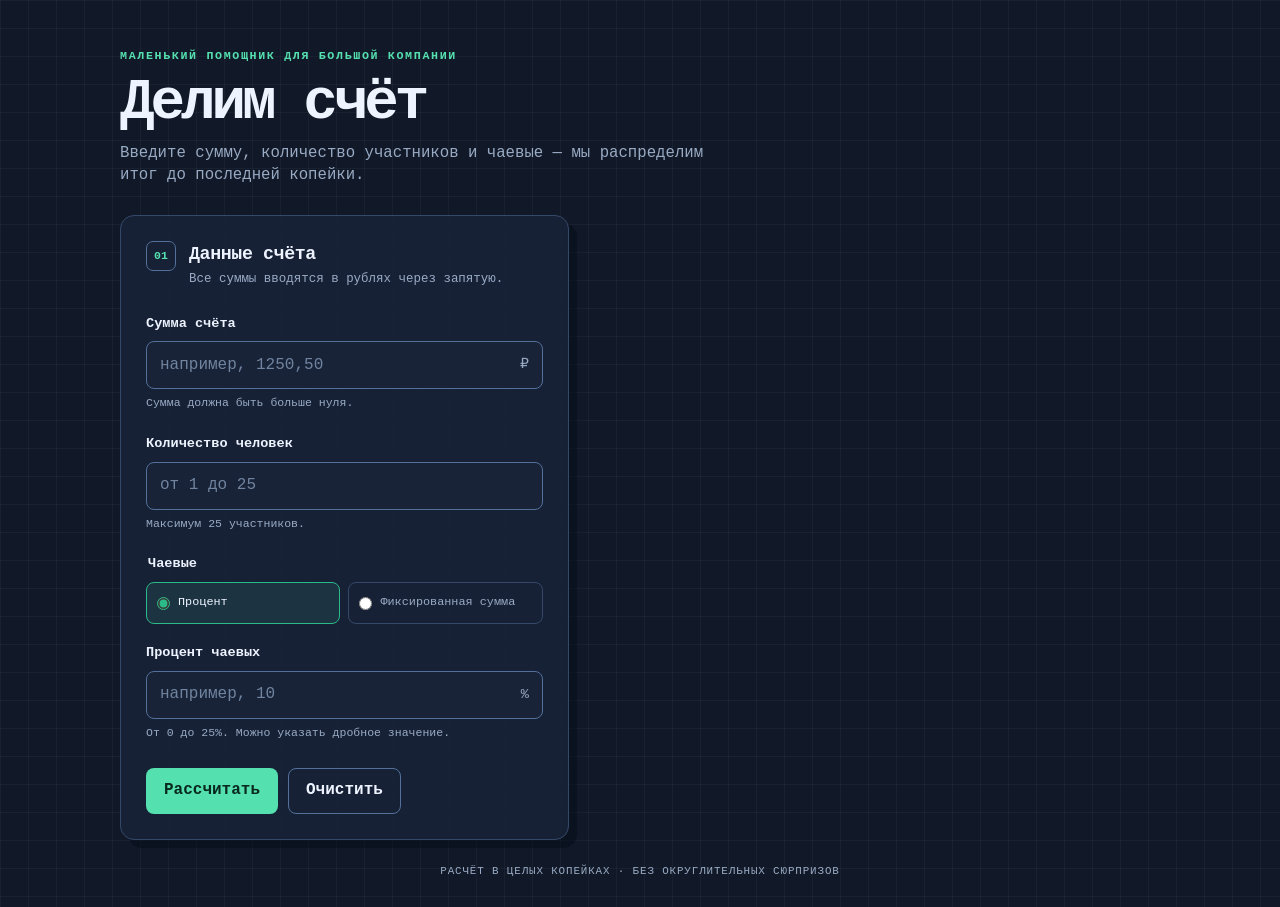
<file: cost_splitter/index.html>
<!doctype html>
<html lang="ru">
<head>
  <meta charset="UTF-8">
  <meta name="viewport" content="width=device-width, initial-scale=1">
  <meta name="description" content="Локальное приложение для деления счёта между участниками">
  <title>Делим счёт</title>
  <link rel="stylesheet" href="style.css">
</head>
<body>
  <main class="app-shell">
    <header class="app-header">
      <p class="eyebrow">маленький помощник для большой компании</p>
      <h1>Делим счёт</h1>
      <p class="intro">Введите сумму, количество участников и чаевые — мы распределим итог до последней копейки.</p>
    </header>

    <div class="content-grid">
      <section class="panel form-panel" aria-labelledby="form-title">
        <div class="panel-heading">
          <span class="panel-number">01</span>
          <div>
            <h2 id="form-title">Данные счёта</h2>
            <p>Все суммы вводятся в рублях через запятую.</p>
          </div>
        </div>

        <form id="split-form" novalidate>
          <div class="field-group">
            <label for="bill">Сумма счёта</label>
            <div class="input-with-suffix">
              <input
                id="bill"
                name="bill"
                type="text"
                inputmode="decimal"
                autocomplete="off"
                placeholder="например, 1250,50"
                aria-describedby="bill-hint bill-error"
                aria-invalid="false"
              >
              <span class="input-suffix" aria-hidden="true">₽</span>
            </div>
            <p id="bill-hint" class="field-hint">Сумма должна быть больше нуля.</p>
            <p id="bill-error" class="field-error" role="alert" aria-live="polite" hidden></p>
          </div>

          <div class="field-group">
            <label for="people">Количество человек</label>
            <input
              id="people"
              name="people"
              type="text"
              inputmode="numeric"
              autocomplete="off"
              placeholder="от 1 до 25"
              aria-describedby="people-hint people-error"
              aria-invalid="false"
            >
            <p id="people-hint" class="field-hint">Максимум 25 участников.</p>
            <p id="people-error" class="field-error" role="alert" aria-live="polite" hidden></p>
          </div>

          <fieldset class="field-group tip-fieldset">
            <legend>Чаевые</legend>
            <div class="tip-options">
              <label class="radio-option">
                <input type="radio" name="tip-mode" value="percent" checked>
                <span>Процент</span>
              </label>
              <label class="radio-option">
                <input type="radio" name="tip-mode" value="fixed">
                <span>Фиксированная сумма</span>
              </label>
            </div>

            <label id="tip-label" for="tip-value">Процент чаевых</label>
            <div class="input-with-suffix">
              <input
                id="tip-value"
                name="tip-value"
                type="text"
                inputmode="decimal"
                autocomplete="off"
                placeholder="например, 10"
                aria-describedby="tip-hint tip-error"
                aria-invalid="false"
              >
              <span id="tip-suffix" class="input-suffix" aria-hidden="true">%</span>
            </div>
            <p id="tip-hint" class="field-hint">От 0 до 25%. Можно указать дробное значение.</p>
            <p id="tip-error" class="field-error" role="alert" aria-live="polite" hidden></p>
          </fieldset>

          <div class="form-actions">
            <button class="button button-primary" type="submit">Рассчитать</button>
            <button id="clear-button" class="button button-secondary" type="button">Очистить</button>
          </div>
        </form>
      </section>

      <section id="result" class="panel result-panel" aria-labelledby="result-title" aria-live="polite" hidden>
        <div class="panel-heading">
          <span class="panel-number panel-number-accent">02</span>
          <div>
            <h2 id="result-title">Результат</h2>
            <p>Каждый участник указан отдельной строкой.</p>
          </div>
        </div>

        <div class="total-card">
          <span>Итого с чаевыми</span>
          <strong id="total-amount">0,00 ₽</strong>
        </div>
        <p class="tip-result">Чаевые: <strong id="tip-amount">0,00 ₽</strong></p>

        <h3>Доли участников</h3>
        <ul id="shares-list" class="shares-list"></ul>
      </section>
    </div>

    <footer class="app-footer">расчёт в целых копейках · без округлительных сюрпризов</footer>
  </main>

  <script src="script.js"></script>
</body>
</html>
</file>
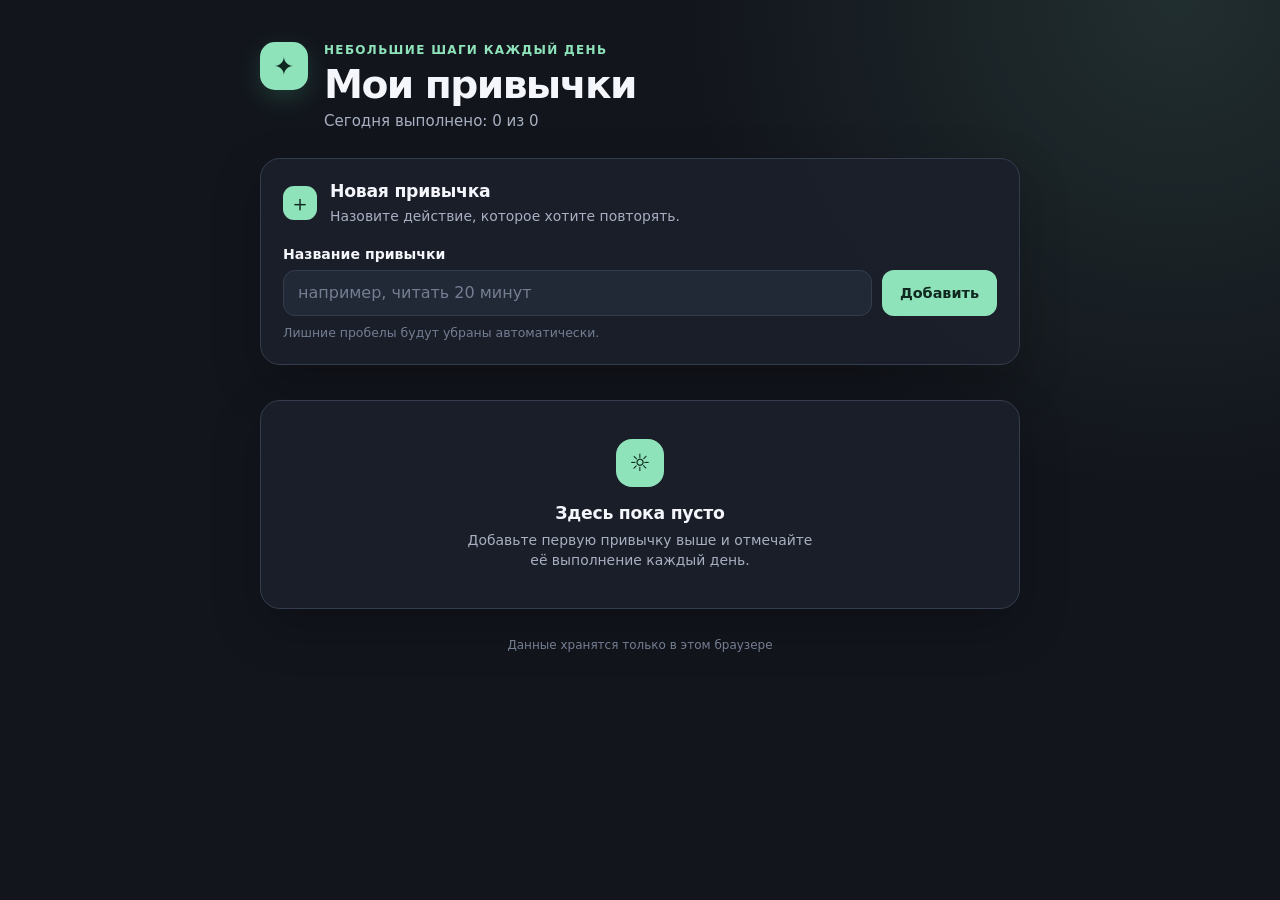
<file: habit_tracker/index.html>
<!doctype html>
<html lang="ru">
<head>
  <meta charset="UTF-8">
  <meta name="viewport" content="width=device-width, initial-scale=1">
  <meta name="description" content="Простой трекер ежедневных привычек">
  <title>Мои привычки</title>
  <link rel="stylesheet" href="styles.css">
</head>
<body>
  <main class="app-shell">
    <header class="app-header">
      <div class="brand-mark" aria-hidden="true">✦</div>
      <div>
        <p class="eyebrow">небольшие шаги каждый день</p>
        <h1>Мои привычки</h1>
        <p id="today-summary" class="today-summary" role="status" aria-live="polite">Сегодня выполнено: 0 из 0</p>
      </div>
    </header>

    <p id="app-status" class="status" role="status" aria-live="polite" hidden></p>

    <section class="panel add-panel" aria-labelledby="add-title">
      <div class="section-heading">
        <div class="section-icon" aria-hidden="true">＋</div>
        <div>
          <h2 id="add-title">Новая привычка</h2>
          <p>Назовите действие, которое хотите повторять.</p>
        </div>
      </div>

      <form id="habit-form" class="habit-form" novalidate>
        <div class="field-group">
          <label for="habit-name">Название привычки</label>
          <div class="input-row">
            <input
              id="habit-name"
              name="habit-name"
              type="text"
              autocomplete="off"
              maxlength="120"
              placeholder="например, читать 20 минут"
              aria-describedby="name-hint name-error"
              aria-invalid="false"
            >
            <button class="button button-primary" type="submit">Добавить</button>
          </div>
          <p id="name-hint" class="field-hint">Лишние пробелы будут убраны автоматически.</p>
          <p id="name-error" class="field-error" role="alert" aria-live="polite" hidden></p>
        </div>
      </form>
    </section>

    <section id="habit-section" class="habits-section" aria-labelledby="habits-title" hidden>
      <div class="list-heading">
        <h2 id="habits-title">Ваши привычки</h2>
        <span id="habit-count" class="count-badge">0</span>
      </div>
      <ul id="habit-list" class="habit-list"></ul>
    </section>

    <section id="empty-state" class="panel empty-state" aria-labelledby="empty-title">
      <div class="empty-illustration" aria-hidden="true">☼</div>
      <h2 id="empty-title">Здесь пока пусто</h2>
      <p>Добавьте первую привычку выше и отмечайте её выполнение каждый день.</p>
    </section>

    <footer class="app-footer">Данные хранятся только в этом браузере</footer>
  </main>

  <script src="script.js"></script>
</body>
</html>
</file>
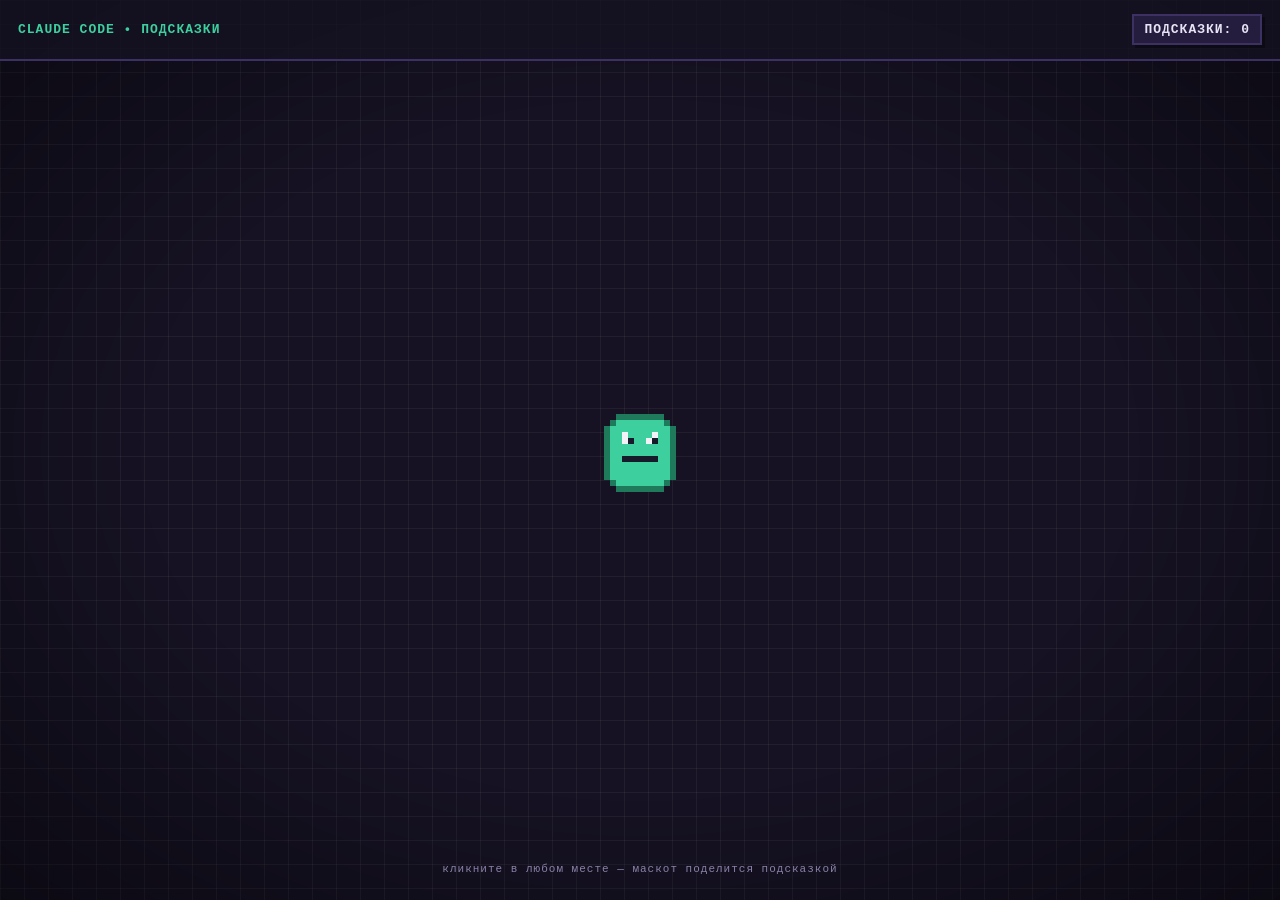
<file: practise_01/index.html>
<!DOCTYPE html>
<html lang="ru">
<head>
  <meta charset="UTF-8">
  <meta name="viewport" content="width=device-width, initial-scale=1.0">
  <title>Пиксельный маскот Claude</title>
  <link rel="stylesheet" href="styles.css">
</head>
<body>
  <header class="topbar">
    <span class="title">CLAUDE&nbsp;CODE&nbsp;•&nbsp;подсказки</span>
    <span id="counter" class="counter">Подсказки: 0</span>
  </header>

  <div id="mascot">
    <div id="mascot-inner">
      <canvas id="sprite" width="16" height="16"></canvas>
    </div>
  </div>

  <p class="hint">кликните в любом месте — маскот поделится подсказкой</p>

  <script src="script.js"></script>
</body>
</html>
</file>
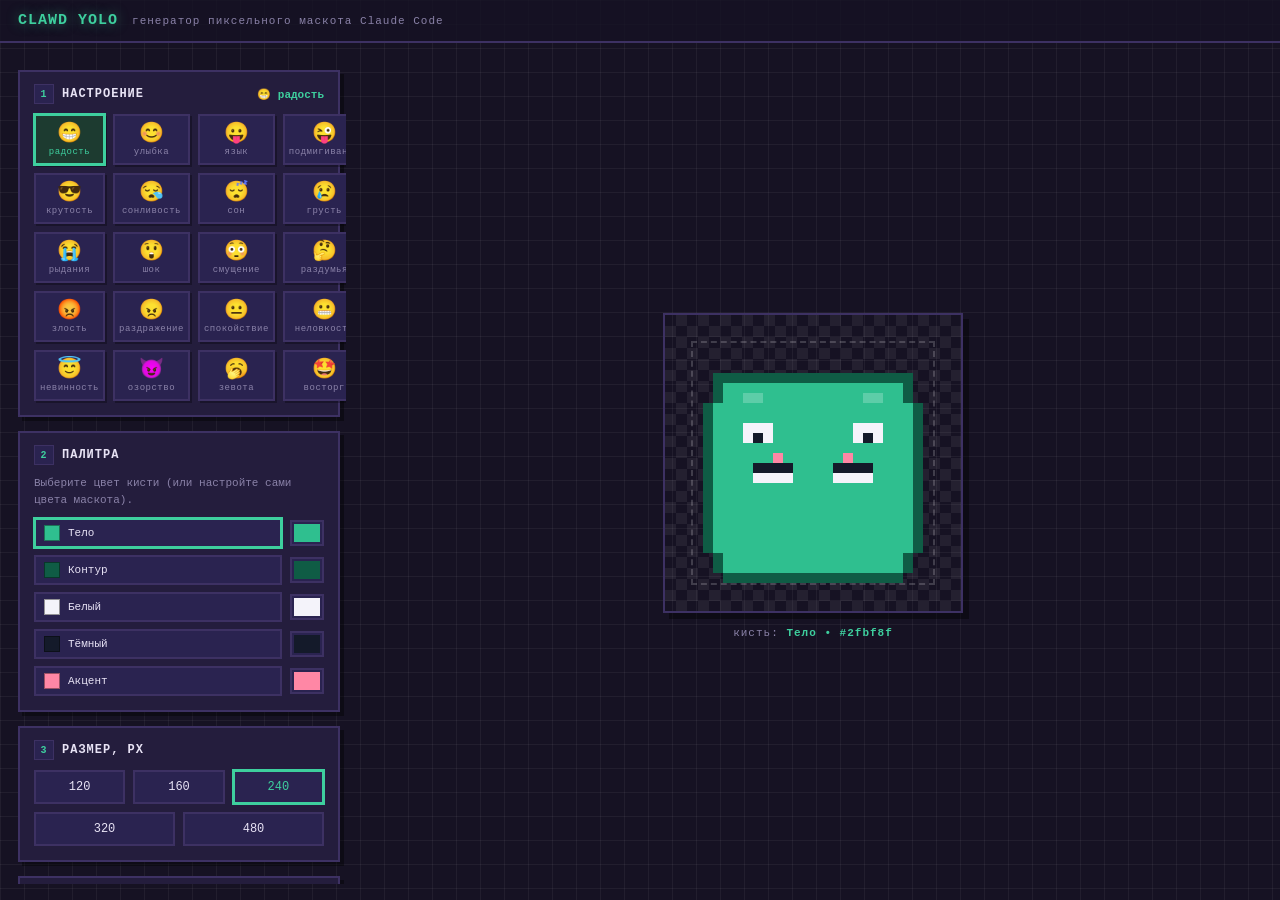
<file: practise_02/index.html>
<!DOCTYPE html>
<html lang="ru">
<head>
  <meta charset="UTF-8">
  <meta name="viewport" content="width=device-width, initial-scale=1.0">
  <title>CLAWD YOLO — генератор пиксельного маскота</title>
  <link rel="stylesheet" href="styles.css">
</head>
<body>

  <header class="topbar">
    <span class="logo">CLAWD&nbsp;<b>YOLO</b></span>
    <span class="tagline">генератор пиксельного маскота Claude Code</span>
  </header>

  <div class="layout">

    <!-- слева: инструменты -->
    <aside class="tools">

      <section class="panel">
        <h2><span class="step">1</span> Настроение <small id="moodName">—</small></h2>
        <div class="grid-emoji" id="moodGrid"></div>
      </section>

      <section class="panel">
        <h2><span class="step">2</span> Палитра</h2>
        <p class="panel-hint">Выберите цвет кисти (или настройте сами цвета маскота).</p>
        <div class="palette" id="paletteBox"></div>
      </section>

      <section class="panel">
        <h2><span class="step">3</span> Размер, px</h2>
        <div class="sizes" id="sizeBox"></div>
      </section>

      <section class="panel">
        <h2><span class="step">4</span> Дорисовка</h2>
        <p class="panel-hint">Кликните / потяните по маскоту справа — дорисуйте пиксели. ПКМ или Shift — стереть.</p>
        <div class="toolrow">
          <button id="btnErase" class="tool" title="Кисть → ластик">🧽 Ластик</button>
          <button id="btnUndo" class="tool" title="Отменить последний штрих (Ctrl+Z)">↩ Отменить</button>
          <button id="btnReset" class="tool" title="Убрать ручные правки">Сброс</button>
        </div>
      </section>

      <section class="panel">
        <h2><span class="step">5</span> Экспорт</h2>
        <div class="grid-export" id="exportBox"></div>
      </section>

    </aside>

    <!-- справа: результат -->
    <main class="stage">
      <div class="frame">
        <canvas id="canvas" width="24" height="24" aria-label="Маскот CLAWD"></canvas>
      </div>
      <p class="stage-hint" id="stageHint">кисть: <b id="brushBadge">Тело</b></p>
    </main>

  </div>

  <script src="script.js"></script>
</body>
</html>
</file>
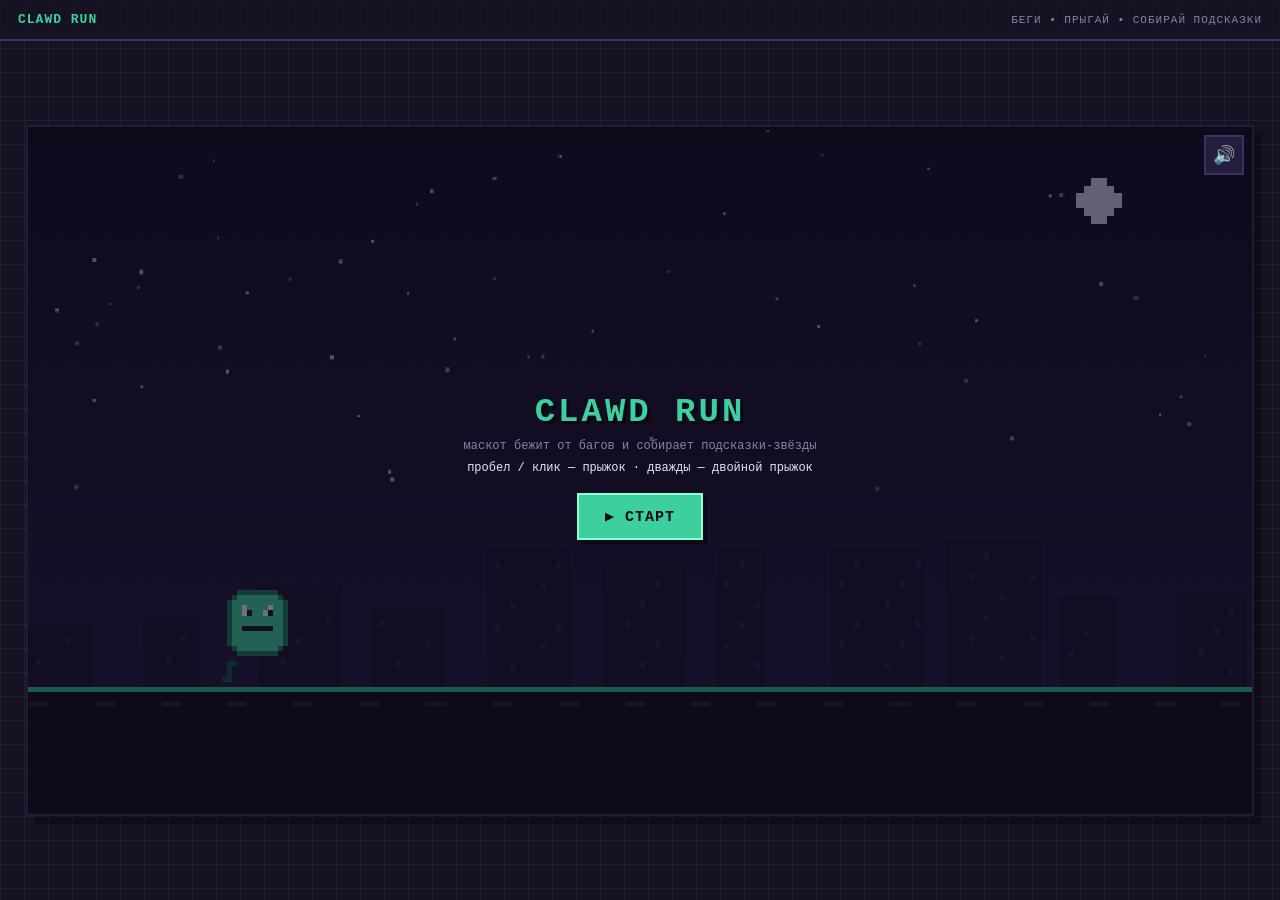
<file: practise_03/index.html>
<!DOCTYPE html>
<html lang="ru">
<head>
  <meta charset="UTF-8">
  <meta name="viewport" content="width=device-width, initial-scale=1.0, maximum-scale=1.0, user-scalable=no">
  <title>CLAWD RUN — пиксельный раннер</title>
  <link rel="stylesheet" href="styles.css">
</head>
<body>

  <header class="topbar">
    <span class="logo">CLAWD&nbsp;<b>RUN</b></span>
    <span class="tagline">беги • прыгай • собирай подсказки</span>
  </header>

  <div id="stage">
    <div class="wrap">
      <canvas id="game" width="960" height="540" aria-label="CLAWD RUN — игра"></canvas>

      <div id="start" class="overlay">
        <h1 class="game-title">CLAWD&nbsp;RUN</h1>
        <p class="game-sub">маскот бежит от багов и собирает подсказки-звёзды</p>
        <p class="controls">пробел / клик — прыжок · дважды — двойной прыжок</p>
        <button id="startBtn" class="btn">▶ Старт</button>
        <p class="best" id="startBest"></p>
      </div>

      <div id="gameover" class="overlay hide">
        <h2 class="game-title over">☠ баги догнали</h2>
        <p class="result">очки: <b id="finalScore">0</b></p>
        <p class="result">подсказки: <b id="finalTips">0</b></p>
        <p class="best" id="overBest"></p>
        <button id="againBtn" class="btn">↻ Ещё раз</button>
        <p class="controls">пробел / клик — снова</p>
      </div>

      <button id="soundBtn" class="sound" title="звук вкл/выкл">🔊</button>
    </div>
  </div>

  <script src="script.js"></script>
</body>
</html>
</file>
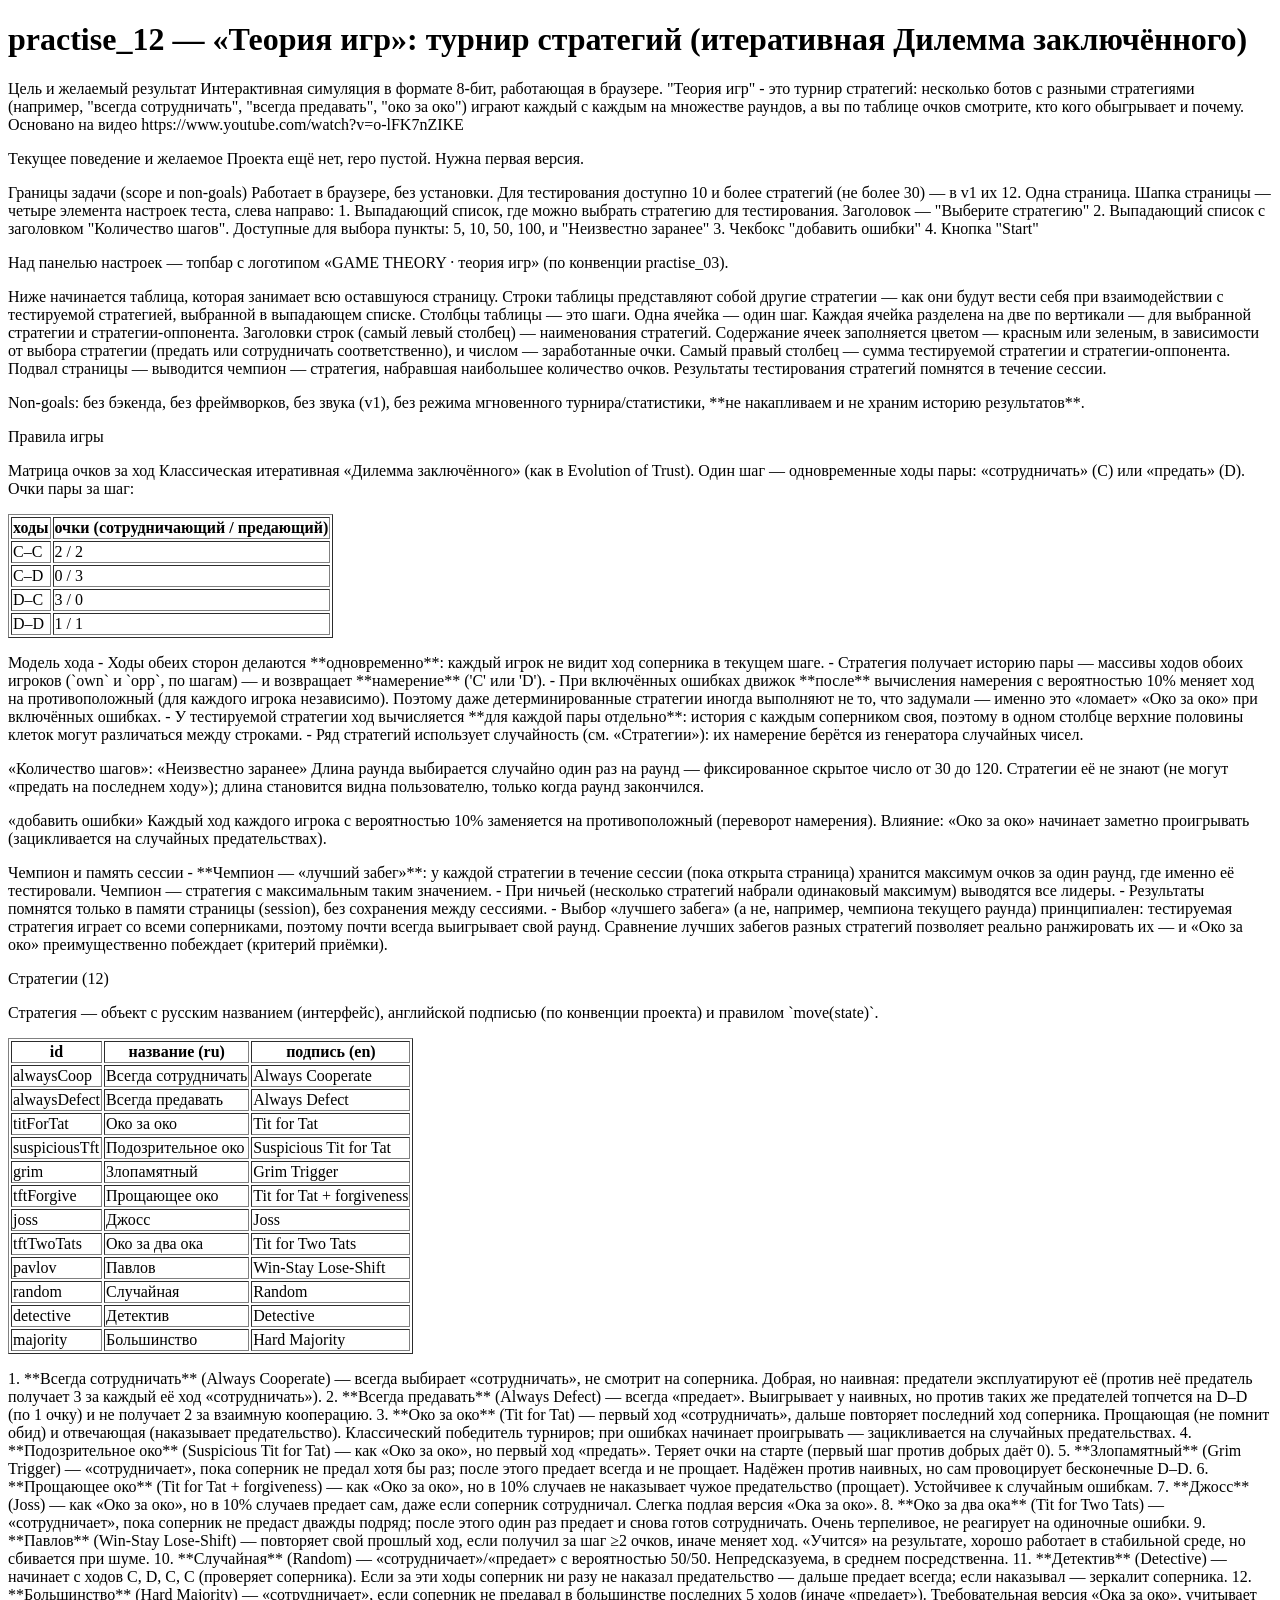
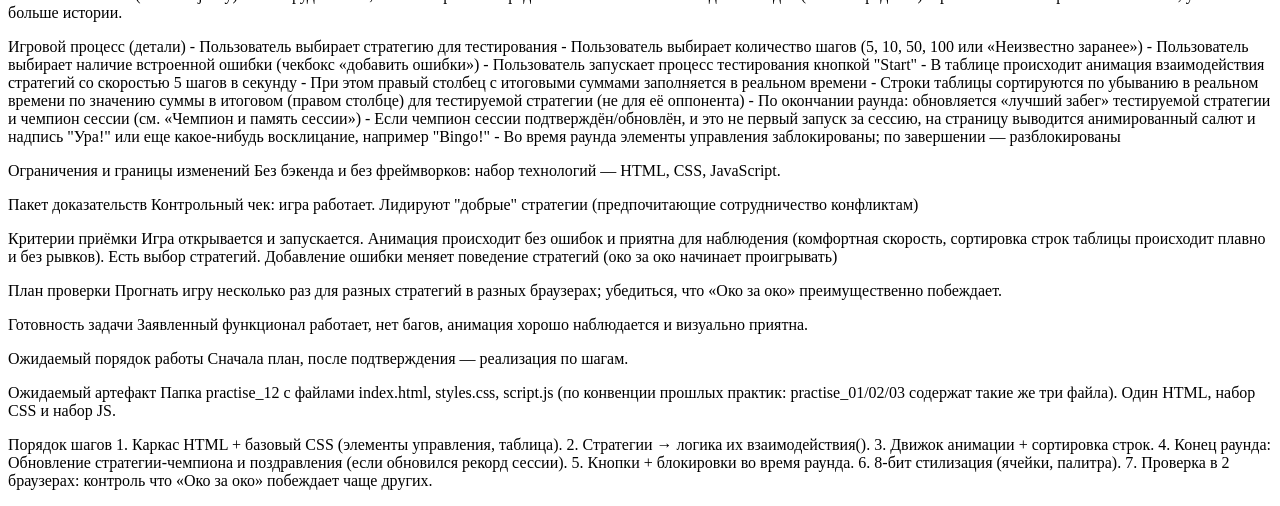
<file: practise_13/TEST.html>
<!doctype html>
<html lang="ru">
<head>
<meta charset="UTF-8">
<title>practise_12 — «Теория игр»: турнир стратегий (итеративная Дилемма заключённого)</title>
</head>
<body>
<h1>practise_12 — «Теория игр»: турнир стратегий (итеративная Дилемма заключённого)</h1>
<p>Цель и желаемый результат Интерактивная симуляция в формате 8-бит, работающая в браузере. &quot;Теория игр&quot; - это турнир стратегий: несколько ботов с разными стратегиями (например, &quot;всегда сотрудничать&quot;, &quot;всегда предавать&quot;, &quot;око за око&quot;) играют каждый с каждым на множестве раундов, а вы по таблице очков смотрите, кто кого обыгрывает и почему. Основано на видео https://www.youtube.com/watch?v=o-lFK7nZIKE</p>
<p>Текущее поведение и желаемое Проекта ещё нет, repo пустой. Нужна первая версия.</p>
<p>Границы задачи (scope и non-goals) Работает в браузере, без установки. Для тестирования доступно 10 и более стратегий (не более 30) — в v1 их 12. Одна страница. Шапка страницы — четыре элемента настроек теста, слева направо: 1. Выпадающий список, где можно выбрать стратегию для тестирования. Заголовок — &quot;Выберите стратегию&quot; 2. Выпадающий список с заголовком &quot;Количество шагов&quot;. Доступные для выбора пункты: 5, 10, 50, 100, и &quot;Неизвестно заранее&quot; 3. Чекбокс &quot;добавить ошибки&quot; 4. Кнопка &quot;Start&quot;</p>
<p>Над панелью настроек — топбар с логотипом «GAME THEORY · теория игр» (по конвенции practise_03).</p>
<p>Ниже начинается таблица, которая занимает всю оставшуюся страницу. Строки таблицы представляют собой другие стратегии — как они будут вести себя при взаимодействии с тестируемой стратегией, выбранной в выпадающем списке. Столбцы таблицы — это шаги. Одна ячейка — один шаг. Каждая ячейка разделена на две по вертикали — для выбранной стратегии и стратегии-оппонента. Заголовки строк (самый левый столбец) — наименования стратегий. Содержание ячеек заполняется цветом — красным или зеленым, в зависимости от выбора стратегии (предать или сотрудничать соответственно), и числом — заработанные очки. Самый правый столбец — сумма тестируемой стратегии и стратегии-оппонента. Подвал страницы — выводится чемпион — стратегия, набравшая наибольшее количество очков. Результаты тестирования стратегий помнятся в течение сессии.</p>
<p>Non-goals: без бэкенда, без фреймворков, без звука (v1), без режима мгновенного турнира/статистики, **не накапливаем и не храним историю результатов**.</p>
<p>Правила игры</p>
<p>Матрица очков за ход Классическая итеративная «Дилемма заключённого» (как в Evolution of Trust). Один шаг — одновременные ходы пары: «сотрудничать» (C) или «предать» (D). Очки пары за шаг:</p>
<table border="1">
<tr><th>ходы</th><th>очки (сотрудничающий / предающий)</th></tr>
<tr><td>C–C</td><td>2 / 2</td></tr>
<tr><td>C–D</td><td>0 / 3</td></tr>
<tr><td>D–C</td><td>3 / 0</td></tr>
<tr><td>D–D</td><td>1 / 1</td></tr>
</table>
<p>Модель хода - Ходы обеих сторон делаются **одновременно**: каждый игрок не видит ход соперника в текущем шаге. - Стратегия получает историю пары — массивы ходов обоих игроков (`own` и `opp`, по шагам) — и возвращает **намерение** (&#x27;C&#x27; или &#x27;D&#x27;). - При включённых ошибках движок **после** вычисления намерения с вероятностью 10% меняет ход на противоположный (для каждого игрока независимо). Поэтому даже детерминированные стратегии иногда выполняют не то, что задумали — именно это «ломает» «Око за око» при включённых ошибках. - У тестируемой стратегии ход вычисляется **для каждой пары отдельно**: история с каждым соперником своя, поэтому в одном столбце верхние половины клеток могут различаться между строками. - Ряд стратегий использует случайность (см. «Стратегии»): их намерение берётся из генератора случайных чисел.</p>
<p>«Количество шагов»: «Неизвестно заранее» Длина раунда выбирается случайно один раз на раунд — фиксированное скрытое число от 30 до 120. Стратегии её не знают (не могут «предать на последнем ходу»); длина становится видна пользователю, только когда раунд закончился.</p>
<p>«добавить ошибки» Каждый ход каждого игрока с вероятностью 10% заменяется на противоположный (переворот намерения). Влияние: «Око за око» начинает заметно проигрывать (зацикливается на случайных предательствах).</p>
<p>Чемпион и память сессии - **Чемпион — «лучший забег»**: у каждой стратегии в течение сессии (пока открыта страница) хранится максимум очков за один раунд, где именно её тестировали. Чемпион — стратегия с максимальным таким значением. - При ничьей (несколько стратегий набрали одинаковый максимум) выводятся все лидеры. - Результаты помнятся только в памяти страницы (session), без сохранения между сессиями. - Выбор «лучшего забега» (а не, например, чемпиона текущего раунда) принципиален: тестируемая стратегия играет со всеми соперниками, поэтому почти всегда выигрывает свой раунд. Сравнение лучших забегов разных стратегий позволяет реально ранжировать их — и «Око за око» преимущественно побеждает (критерий приёмки).</p>
<p>Стратегии (12)</p>
<p>Стратегия — объект с русским названием (интерфейс), английской подписью (по конвенции проекта) и правилом `move(state)`.</p>
<table border="1">
<tr><th>id</th><th>название (ru)</th><th>подпись (en)</th></tr>
<tr><td>alwaysCoop</td><td>Всегда сотрудничать</td><td>Always Cooperate</td></tr>
<tr><td>alwaysDefect</td><td>Всегда предавать</td><td>Always Defect</td></tr>
<tr><td>titForTat</td><td>Око за око</td><td>Tit for Tat</td></tr>
<tr><td>suspiciousTft</td><td>Подозрительное око</td><td>Suspicious Tit for Tat</td></tr>
<tr><td>grim</td><td>Злопамятный</td><td>Grim Trigger</td></tr>
<tr><td>tftForgive</td><td>Прощающее око</td><td>Tit for Tat + forgiveness</td></tr>
<tr><td>joss</td><td>Джосс</td><td>Joss</td></tr>
<tr><td>tftTwoTats</td><td>Око за два ока</td><td>Tit for Two Tats</td></tr>
<tr><td>pavlov</td><td>Павлов</td><td>Win-Stay Lose-Shift</td></tr>
<tr><td>random</td><td>Случайная</td><td>Random</td></tr>
<tr><td>detective</td><td>Детектив</td><td>Detective</td></tr>
<tr><td>majority</td><td>Большинство</td><td>Hard Majority</td></tr>
</table>
<p>1. **Всегда сотрудничать** (Always Cooperate) — всегда выбирает «сотрудничать», не смотрит на соперника. Добрая, но наивная: предатели эксплуатируют её (против неё предатель получает 3 за каждый её ход «сотрудничать»). 2. **Всегда предавать** (Always Defect) — всегда «предает». Выигрывает у наивных, но против таких же предателей топчется на D–D (по 1 очку) и не получает 2 за взаимную кооперацию. 3. **Око за око** (Tit for Tat) — первый ход «сотрудничать», дальше повторяет последний ход соперника. Прощающая (не помнит обид) и отвечающая (наказывает предательство). Классический победитель турниров; при ошибках начинает проигрывать — зацикливается на случайных предательствах. 4. **Подозрительное око** (Suspicious Tit for Tat) — как «Око за око», но первый ход «предать». Теряет очки на старте (первый шаг против добрых даёт 0). 5. **Злопамятный** (Grim Trigger) — «сотрудничает», пока соперник не предал хотя бы раз; после этого предает всегда и не прощает. Надёжен против наивных, но сам провоцирует бесконечные D–D. 6. **Прощающее око** (Tit for Tat + forgiveness) — как «Око за око», но в 10% случаев не наказывает чужое предательство (прощает). Устойчивее к случайным ошибкам. 7. **Джосс** (Joss) — как «Око за око», но в 10% случаев предает сам, даже если соперник сотрудничал. Слегка подлая версия «Ока за око». 8. **Око за два ока** (Tit for Two Tats) — «сотрудничает», пока соперник не предаст дважды подряд; после этого один раз предает и снова готов сотрудничать. Очень терпеливое, не реагирует на одиночные ошибки. 9. **Павлов** (Win-Stay Lose-Shift) — повторяет свой прошлый ход, если получил за шаг ≥2 очков, иначе меняет ход. «Учится» на результате, хорошо работает в стабильной среде, но сбивается при шуме. 10. **Случайная** (Random) — «сотрудничает»/«предает» с вероятностью 50/50. Непредсказуема, в среднем посредственна. 11. **Детектив** (Detective) — начинает с ходов C, D, C, C (проверяет соперника). Если за эти ходы соперник ни разу не наказал предательство — дальше предает всегда; если наказывал — зеркалит соперника. 12. **Большинство** (Hard Majority) — «сотрудничает», если соперник не предавал в большинстве последних 5 ходов (иначе «предает»). Требовательная версия «Ока за око», учитывает больше истории.</p>
<p>Игровой процесс (детали) - Пользователь выбирает стратегию для тестирования - Пользователь выбирает количество шагов (5, 10, 50, 100 или «Неизвестно заранее») - Пользователь выбирает наличие встроенной ошибки (чекбокс «добавить ошибки») - Пользователь запускает процесс тестирования кнопкой &quot;Start&quot; - В таблице происходит анимация взаимодействия стратегий со скоростью 5 шагов в секунду - При этом правый столбец с итоговыми суммами заполняется в реальном времени - Строки таблицы сортируются по убыванию в реальном времени по значению суммы в итоговом (правом столбце) для тестируемой стратегии (не для её оппонента) - По окончании раунда: обновляется «лучший забег» тестируемой стратегии и чемпион сессии (см. «Чемпион и память сессии») - Если чемпион сессии подтверждён/обновлён, и это не первый запуск за сессию, на страницу выводится анимированный салют и надпись &quot;Ура!&quot; или еще какое-нибудь восклицание, например &quot;Bingo!&quot; - Во время раунда элементы управления заблокированы; по завершении — разблокированы</p>
<p>Ограничения и границы изменений Без бэкенда и без фреймворков: набор технологий — HTML, CSS, JavaScript.</p>
<p>Пакет доказательств Контрольный чек: игра работает. Лидируют &quot;добрые&quot; стратегии (предпочитающие сотрудничество конфликтам)</p>
<p>Критерии приёмки Игра открывается и запускается. Анимация происходит без ошибок и приятна для наблюдения (комфортная скорость, сортировка строк таблицы происходит плавно и без рывков). Есть выбор стратегий. Добавление ошибки меняет поведение стратегий (око за око начинает проигрывать)</p>
<p>План проверки Прогнать игру несколько раз для разных стратегий в разных браузерах; убедиться, что «Око за око» преимущественно побеждает.</p>
<p>Готовность задачи Заявленный функционал работает, нет багов, анимация хорошо наблюдается и визуально приятна.</p>
<p>Ожидаемый порядок работы Сначала план, после подтверждения — реализация по шагам.</p>
<p>Ожидаемый артефакт Папка practise_12 с файлами index.html, styles.css, script.js (по конвенции прошлых практик: practise_01/02/03 содержат такие же три файла). Один HTML, набор CSS и набор JS.</p>
<p>Порядок шагов 1. Каркас HTML + базовый CSS (элементы управления, таблица). 2. Стратегии → логика их взаимодействия(). 3. Движок анимации + сортировка строк. 4. Конец раунда: Обновление стратегии-чемпиона и поздравления (если обновился рекорд сессии). 5. Кнопки + блокировки во время раунда. 6. 8-бит стилизация (ячейки, палитра). 7. Проверка в 2 браузерах: контроль что «Око за око» побеждает чаще других.</p>
</body>
</html>
</file>
<file: cost_splitter/style.css>
:root {
  --bg: #111827;
  --bg-soft: #182338;
  --panel: rgba(24, 35, 56, 0.94);
  --panel-raised: #202f49;
  --border: #344968;
  --border-strong: #52709a;
  --text: #edf4ff;
  --muted: #99abc4;
  --accent: #55e0b0;
  --accent-strong: #2bbb88;
  --accent-ink: #08291f;
  --danger: #ff8d9a;
  --danger-bg: rgba(255, 91, 111, 0.12);
  --shadow: rgba(2, 8, 20, 0.42);
}

* {
  box-sizing: border-box;
}

html {
  min-width: 320px;
  background: var(--bg);
}

body {
  min-height: 100vh;
  margin: 0;
  color: var(--text);
  background-color: var(--bg);
  background-image:
    linear-gradient(rgba(255, 255, 255, 0.035) 1px, transparent 1px),
    linear-gradient(90deg, rgba(255, 255, 255, 0.035) 1px, transparent 1px);
  background-size: 28px 28px;
  font-family: "Courier New", ui-monospace, monospace;
  line-height: 1.45;
}

button,
input {
  font: inherit;
}

button {
  cursor: pointer;
}

.app-shell {
  width: min(1040px, calc(100% - 32px));
  margin: 0 auto;
  padding: 48px 0 28px;
}

.app-header {
  max-width: 700px;
  margin-bottom: 28px;
}

.eyebrow {
  margin: 0 0 9px;
  color: var(--accent);
  font-size: 0.73rem;
  font-weight: 700;
  letter-spacing: 0.14em;
  text-transform: uppercase;
}

h1,
h2,
h3,
p {
  margin-top: 0;
}

h1 {
  margin-bottom: 10px;
  font-size: clamp(2.15rem, 5vw, 3.6rem);
  letter-spacing: -0.07em;
  line-height: 1;
}

.intro {
  max-width: 620px;
  margin-bottom: 0;
  color: var(--muted);
  font-size: 0.98rem;
}

.content-grid {
  display: grid;
  grid-template-columns: minmax(0, 0.88fr) minmax(0, 1.12fr);
  align-items: start;
  gap: 20px;
}

.panel {
  border: 1px solid var(--border);
  border-radius: 14px;
  background: var(--panel);
  box-shadow: 8px 8px 0 var(--shadow);
}

.form-panel,
.result-panel {
  padding: 25px;
}

.panel-heading {
  display: flex;
  gap: 13px;
  align-items: flex-start;
  margin-bottom: 25px;
}

.panel-number {
  display: inline-grid;
  flex: 0 0 auto;
  width: 30px;
  height: 30px;
  place-items: center;
  border: 1px solid var(--border-strong);
  border-radius: 7px;
  color: var(--accent);
  font-size: 0.72rem;
  font-weight: 700;
}

.panel-number-accent {
  color: var(--accent-ink);
  background: var(--accent);
  border-color: var(--accent);
}

.panel h2 {
  margin: 0 0 3px;
  font-size: 1.14rem;
  letter-spacing: -0.02em;
}

.panel-heading p {
  margin: 0;
  color: var(--muted);
  font-size: 0.78rem;
}

.field-group {
  margin: 0 0 22px;
}

.field-group > label,
.tip-fieldset > legend {
  display: block;
  margin-bottom: 8px;
  color: var(--text);
  font-size: 0.85rem;
  font-weight: 700;
}

.input-with-suffix {
  position: relative;
}

input[type="text"] {
  width: 100%;
  min-height: 48px;
  padding: 11px 47px 11px 13px;
  border: 1px solid var(--border-strong);
  border-radius: 8px;
  outline: none;
  color: var(--text);
  background: var(--bg-soft);
  transition: border-color 150ms ease, box-shadow 150ms ease, background 150ms ease;
}

input[type="text"]::placeholder {
  color: #71849f;
}

input[type="text"]:focus-visible,
.radio-option:has(input:focus-visible),
.button:focus-visible {
  border-color: var(--accent);
  box-shadow: 0 0 0 3px rgba(85, 224, 176, 0.2);
}

input[type="text"][aria-invalid="true"] {
  border-color: var(--danger);
  background: var(--danger-bg);
}

.input-suffix {
  position: absolute;
  top: 50%;
  right: 14px;
  transform: translateY(-50%);
  color: var(--muted);
  font-size: 0.85rem;
  pointer-events: none;
}

.field-hint {
  margin: 6px 0 0;
  color: var(--muted);
  font-size: 0.72rem;
}

.field-error {
  margin: 6px 0 0;
  color: var(--danger);
  font-size: 0.76rem;
}

.tip-fieldset {
  min-width: 0;
  padding: 0;
  border: 0;
}

.tip-options {
  display: grid;
  grid-template-columns: 1fr 1fr;
  gap: 8px;
  margin: 0 0 19px;
}

.radio-option {
  display: flex;
  min-height: 42px;
  align-items: center;
  gap: 8px;
  padding: 8px 10px;
  border: 1px solid var(--border);
  border-radius: 8px;
  color: var(--muted);
  cursor: pointer;
  font-size: 0.74rem;
  transition: border-color 150ms ease, color 150ms ease, background 150ms ease;
}

.radio-option:has(input:checked) {
  border-color: var(--accent-strong);
  color: var(--text);
  background: rgba(85, 224, 176, 0.09);
}

.radio-option input {
  accent-color: var(--accent-strong);
  margin: 0;
}

.form-actions {
  display: flex;
  flex-wrap: wrap;
  gap: 10px;
  margin-top: 27px;
}

.button {
  min-height: 45px;
  padding: 10px 17px;
  border: 1px solid transparent;
  border-radius: 8px;
  font-weight: 700;
  transition: transform 150ms ease, background 150ms ease, border-color 150ms ease;
}

.button:hover {
  transform: translateY(-1px);
}

.button:active {
  transform: translateY(0);
}

.button-primary {
  color: var(--accent-ink);
  background: var(--accent);
}

.button-primary:hover {
  background: #72e9c1;
}

.button-secondary {
  border-color: var(--border-strong);
  color: var(--text);
  background: transparent;
}

.button-secondary:hover {
  border-color: var(--accent);
  background: rgba(85, 224, 176, 0.08);
}

.total-card {
  display: flex;
  align-items: baseline;
  justify-content: space-between;
  gap: 15px;
  padding: 18px 17px;
  border: 1px solid rgba(85, 224, 176, 0.38);
  border-radius: 10px;
  background: rgba(85, 224, 176, 0.1);
}

.total-card span,
.tip-result {
  color: var(--muted);
  font-size: 0.82rem;
}

.total-card strong {
  color: var(--accent);
  font-size: clamp(1.35rem, 4vw, 1.85rem);
  white-space: nowrap;
}

.tip-result {
  margin: 12px 2px 26px;
}

.tip-result strong {
  color: var(--text);
}

.result-panel h3 {
  margin-bottom: 10px;
  font-size: 0.86rem;
  letter-spacing: 0.05em;
  text-transform: uppercase;
}

.shares-list {
  display: grid;
  gap: 7px;
  max-height: 520px;
  margin: 0;
  padding: 0 5px 0 0;
  overflow-y: auto;
  list-style: none;
}

.share-row {
  display: flex;
  align-items: center;
  justify-content: space-between;
  gap: 15px;
  min-height: 40px;
  padding: 8px 11px;
  border: 1px solid rgba(82, 112, 154, 0.65);
  border-radius: 7px;
  background: rgba(17, 24, 39, 0.45);
  font-size: 0.82rem;
}

.share-row span {
  color: var(--muted);
}

.share-row strong {
  color: var(--text);
  white-space: nowrap;
}

.app-footer {
  margin-top: 24px;
  color: var(--muted);
  font-size: 0.68rem;
  letter-spacing: 0.08em;
  text-align: center;
  text-transform: uppercase;
}

[hidden] {
  display: none !important;
}

@media (max-width: 760px) {
  .app-shell {
    width: min(100% - 22px, 560px);
    padding-top: 30px;
  }

  .content-grid {
    grid-template-columns: 1fr;
  }

  .form-panel,
  .result-panel {
    padding: 20px;
  }

  .result-panel {
    box-shadow: 8px 8px 0 var(--shadow);
  }
}

@media (max-width: 430px) {
  h1 {
    font-size: 2.35rem;
  }

  .tip-options {
    grid-template-columns: 1fr;
  }

  .total-card {
    align-items: flex-start;
    flex-direction: column;
    gap: 4px;
  }

  .form-actions .button {
    flex: 1 1 130px;
  }
}
</file>
<file: habit_tracker/styles.css>
:root {
  color-scheme: dark;
  --page: #12151c;
  --surface: #1b202b;
  --surface-raised: #222936;
  --surface-soft: #282f3e;
  --text: #f4f6fb;
  --muted: #a8b0c1;
  --subtle: #747e92;
  --line: #343d4d;
  --accent: #8fe3bb;
  --accent-strong: #54c993;
  --accent-ink: #10281f;
  --danger: #ff9c9c;
  --danger-soft: #39252d;
  --success-soft: #20372f;
  --shadow: 0 18px 50px rgba(0, 0, 0, 0.22);
  font-family: Inter, ui-sans-serif, system-ui, -apple-system, BlinkMacSystemFont, "Segoe UI", sans-serif;
}

* {
  box-sizing: border-box;
}

html {
  min-width: 320px;
  background: var(--page);
}

body {
  min-width: 320px;
  min-height: 100vh;
  margin: 0;
  color: var(--text);
  background:
    radial-gradient(circle at 92% 0%, rgba(143, 227, 187, 0.12), transparent 31rem),
    var(--page);
}

button,
input {
  font: inherit;
}

button {
  cursor: pointer;
}

button:focus-visible,
input:focus-visible {
  outline: 3px solid var(--accent);
  outline-offset: 3px;
}

.app-shell {
  width: min(100% - 32px, 760px);
  margin: 0 auto;
  padding: 42px 0 28px;
}

.app-header {
  display: flex;
  align-items: flex-start;
  gap: 16px;
  margin-bottom: 28px;
}

.brand-mark,
.section-icon,
.empty-illustration {
  display: grid;
  flex: 0 0 auto;
  place-items: center;
  color: var(--accent-ink);
  background: var(--accent);
}

.brand-mark {
  width: 48px;
  height: 48px;
  border-radius: 15px;
  font-size: 1.55rem;
  box-shadow: 0 8px 24px rgba(84, 201, 147, 0.2);
}

.eyebrow {
  margin: 1px 0 5px;
  color: var(--accent);
  font-size: 0.75rem;
  font-weight: 750;
  letter-spacing: 0.11em;
  line-height: 1.3;
  text-transform: uppercase;
}

h1,
h2,
p {
  margin-top: 0;
}

h1 {
  margin-bottom: 7px;
  font-size: clamp(1.85rem, 7vw, 2.45rem);
  letter-spacing: -0.04em;
  line-height: 1.05;
}

h2 {
  margin-bottom: 5px;
  font-size: 1.08rem;
  letter-spacing: -0.015em;
}

.today-summary {
  margin-bottom: 0;
  color: var(--muted);
  font-size: 0.94rem;
}

.panel {
  border: 1px solid var(--line);
  border-radius: 20px;
  background: rgba(27, 32, 43, 0.9);
  box-shadow: var(--shadow);
}

.add-panel {
  padding: 22px;
}

.section-heading {
  display: flex;
  align-items: center;
  gap: 13px;
  margin-bottom: 20px;
}

.section-heading p,
.empty-state p,
.field-hint {
  margin-bottom: 0;
  color: var(--muted);
  font-size: 0.87rem;
  line-height: 1.45;
}

.section-icon {
  width: 34px;
  height: 34px;
  border-radius: 11px;
  font-size: 1.35rem;
  font-weight: 500;
}

.field-group label {
  display: block;
  margin-bottom: 8px;
  color: var(--text);
  font-size: 0.88rem;
  font-weight: 700;
}

.input-row {
  display: flex;
  gap: 10px;
}

input[type="text"] {
  width: 100%;
  min-width: 0;
  min-height: 46px;
  border: 1px solid var(--line);
  border-radius: 12px;
  padding: 0 14px;
  color: var(--text);
  background: var(--surface-raised);
  transition: border-color 150ms ease, background 150ms ease;
}

input[type="text"]::placeholder {
  color: var(--subtle);
}

input[type="text"]:focus {
  border-color: var(--accent-strong);
  background: var(--surface-soft);
}

input[aria-invalid="true"] {
  border-color: var(--danger);
}

.button {
  min-height: 46px;
  border: 1px solid transparent;
  border-radius: 12px;
  padding: 0 17px;
  font-size: 0.9rem;
  font-weight: 750;
  white-space: nowrap;
  transition: transform 150ms ease, background 150ms ease, border-color 150ms ease;
}

.button:hover {
  transform: translateY(-1px);
}

.button:active {
  transform: translateY(0);
}

.button-primary {
  color: var(--accent-ink);
  background: var(--accent);
}

.button-primary:hover {
  background: #b1f1d1;
}

.field-hint {
  margin-top: 8px;
  color: var(--subtle);
  font-size: 0.78rem;
}

.field-error {
  margin: 7px 0 0;
  color: var(--danger);
  font-size: 0.82rem;
  line-height: 1.35;
}

.status {
  margin: -10px 0 18px;
  border: 1px solid var(--line);
  border-radius: 11px;
  padding: 11px 14px;
  color: var(--text);
  background: var(--surface-raised);
  font-size: 0.87rem;
  line-height: 1.4;
}

.status.is-success {
  border-color: rgba(143, 227, 187, 0.45);
  color: var(--accent);
  background: var(--success-soft);
}

.status.is-error {
  border-color: rgba(255, 156, 156, 0.48);
  color: var(--danger);
  background: var(--danger-soft);
}

.habits-section {
  margin-top: 35px;
}

.list-heading {
  display: flex;
  align-items: center;
  gap: 10px;
  margin-bottom: 13px;
}

.list-heading h2 {
  margin-bottom: 0;
}

.count-badge {
  display: inline-grid;
  min-width: 25px;
  height: 25px;
  place-items: center;
  border-radius: 999px;
  color: var(--accent-ink);
  background: var(--accent);
  font-size: 0.75rem;
  font-weight: 800;
}

.habit-list {
  display: grid;
  gap: 12px;
  margin: 0;
  padding: 0;
  list-style: none;
}

.habit-card {
  border: 1px solid var(--line);
  border-radius: 17px;
  padding: 17px;
  background: var(--surface);
  transition: border-color 180ms ease, background 180ms ease;
}

.habit-card.is-complete {
  border-color: rgba(143, 227, 187, 0.48);
  background: linear-gradient(135deg, var(--success-soft), var(--surface));
}

.habit-card-header {
  display: flex;
  align-items: flex-start;
  justify-content: space-between;
  gap: 12px;
}

.habit-name {
  overflow-wrap: anywhere;
  margin: 0;
  font-size: 1.03rem;
  line-height: 1.35;
}

.complete-mark {
  display: none;
  flex: 0 0 auto;
  color: var(--accent);
  font-size: 0.77rem;
  font-weight: 750;
}

.is-complete .complete-mark {
  display: inline-flex;
  align-items: center;
  gap: 4px;
}

.habit-meta {
  display: flex;
  flex-wrap: wrap;
  gap: 6px 14px;
  margin: 9px 0 16px;
  color: var(--muted);
  font-size: 0.78rem;
  line-height: 1.4;
}

.habit-meta span + span::before {
  content: "•";
  margin-right: 14px;
  color: var(--subtle);
}

.habit-actions {
  display: flex;
  gap: 9px;
}

.action-button {
  min-height: 44px;
  border: 1px solid var(--line);
  border-radius: 11px;
  padding: 0 13px;
  color: var(--text);
  background: var(--surface-raised);
  font-size: 0.82rem;
  font-weight: 700;
  transition: background 150ms ease, border-color 150ms ease, color 150ms ease;
}

.action-button:hover {
  border-color: var(--accent-strong);
  background: var(--surface-soft);
}

.action-button.toggle-button {
  flex: 1;
  color: var(--accent);
  border-color: rgba(143, 227, 187, 0.45);
}

.action-button.toggle-button.is-active {
  color: var(--accent-ink);
  background: var(--accent);
}

.action-button.delete-button {
  color: var(--muted);
}

.action-button.delete-button:hover {
  color: var(--danger);
  border-color: rgba(255, 156, 156, 0.48);
}

.empty-state {
  margin-top: 35px;
  padding: 38px 22px;
  text-align: center;
}

.empty-illustration {
  width: 48px;
  height: 48px;
  margin: 0 auto 16px;
  border-radius: 16px;
  font-size: 1.5rem;
}

.empty-state h2 {
  margin-bottom: 7px;
}

.empty-state p {
  max-width: 360px;
  margin: 0 auto;
}

.app-footer {
  margin-top: 29px;
  color: var(--subtle);
  font-size: 0.75rem;
  text-align: center;
}

[hidden] {
  display: none !important;
}

@media (max-width: 500px) {
  .app-shell {
    width: min(100% - 24px, 760px);
    padding-top: 28px;
  }

  .app-header {
    margin-bottom: 22px;
  }

  .add-panel {
    padding: 18px;
  }

  .input-row {
    display: grid;
    grid-template-columns: 1fr;
  }

  .input-row .button {
    width: 100%;
  }
}

@media (max-width: 360px) {
  .app-shell {
    width: calc(100% - 20px);
  }

  .habit-actions {
    flex-wrap: wrap;
  }

  .action-button.toggle-button {
    flex-basis: 100%;
  }

  .action-button.delete-button {
    flex: 1;
  }
}
</file>
<file: practise_01/styles.css>
:root {
  --bg: #161223;
  --grid: rgba(255, 255, 255, 0.05);
  --panel: #241d3d;
  --panel-border: #3d3163;
  --text: #e8e3f5;
  --muted: #8a82a8;
  --accent: #3ecf9e;
}

* {
  box-sizing: border-box;
}

html,
body {
  height: 100%;
}

body {
  margin: 0;
  font-family: "Courier New", ui-monospace, monospace;
  color: var(--text);
  background-color: var(--bg);
  background-image:
    linear-gradient(var(--grid) 1px, transparent 1px),
    linear-gradient(90deg, var(--grid) 1px, transparent 1px);
  background-size: 24px 24px;
  overflow: hidden;
  user-select: none;
  cursor: pointer;
}

/* лёгкая виньетка поверх сетки */
body::before {
  content: "";
  position: fixed;
  inset: 0;
  background: radial-gradient(ellipse at center, transparent 55%, rgba(0, 0, 0, 0.45) 100%);
  pointer-events: none;
  z-index: 1;
}

.topbar {
  position: fixed;
  top: 0;
  left: 0;
  right: 0;
  display: flex;
  justify-content: space-between;
  align-items: center;
  padding: 14px 18px;
  font-size: 13px;
  letter-spacing: 1px;
  text-transform: uppercase;
  background: rgba(22, 18, 35, 0.72);
  border-bottom: 2px solid var(--panel-border);
  z-index: 10;
}

.title {
  color: var(--accent);
  font-weight: bold;
}

.counter {
  padding: 6px 10px;
  background: var(--panel);
  border: 2px solid var(--panel-border);
  box-shadow: 3px 3px 0 rgba(0, 0, 0, 0.35);
  font-weight: bold;
}

/* маскот: внешний контейнер двигается через transform в JS */
#mascot {
  position: fixed;
  top: 0;
  left: 0;
  width: 96px;
  height: 96px;
  will-change: transform;
  z-index: 5;
}

#mascot-inner {
  width: 100%;
  height: 100%;
}

/* покачивание в простое */
#mascot.idle #mascot-inner {
  animation: bob 2.4s ease-in-out infinite;
}

@keyframes bob {
  0%,
  100% {
    transform: translateY(0);
  }
  50% {
    transform: translateY(-8px);
  }
}

/* энергичное сплющивание, пока маскот трясётся, зовя к себе */
#mascot.attention #mascot-inner {
  animation: squash 0.45s ease-in-out infinite;
}

@keyframes squash {
  0%,
  100% {
    transform: scaleX(1) scaleY(1);
  }
  50% {
    transform: scaleX(0.85) scaleY(1.2);
  }
}

#sprite {
  display: block;
  width: 100%;
  height: 100%;
  image-rendering: pixelated;
  image-rendering: crisp-edges;
}

/* пузырь подсказки: закреплён на экране в точке появления, не следует за маскотом */
.bubble {
  position: fixed;
  max-width: 260px;
  min-width: 140px;
  padding: 10px 12px;
  background: var(--panel);
  border: 2px solid var(--panel-border);
  color: var(--text);
  font-size: 12px;
  line-height: 1.45;
  box-shadow: 4px 4px 0 rgba(0, 0, 0, 0.4);
  text-align: center;
  pointer-events: none;
  opacity: 0;
  transform: translateX(-50%) translateY(4px) scale(0.92);
  transition: opacity 0.18s ease, transform 0.18s ease;
  z-index: 8;
}

.bubble.show {
  opacity: 1;
  transform: translateX(-50%) translateY(0) scale(1);
}

.bubble::after {
  content: "";
  position: absolute;
  top: 100%;
  left: 50%;
  width: 12px;
  height: 12px;
  background: var(--panel);
  transform: translate(-50%, -6px) rotate(45deg);
}

/* клик у верхнего края: пузырь появляется под точкой клика */
.bubble.below::after {
  top: auto;
  bottom: 100%;
  transform: translate(-50%, 6px) rotate(45deg);
}

.hint {
  position: fixed;
  bottom: 14px;
  left: 0;
  right: 0;
  text-align: center;
  font-size: 11px;
  letter-spacing: 1px;
  color: var(--muted);
  z-index: 10;
}
</file>
<file: practise_02/styles.css>
:root {
  --bg: #161223;
  --grid: rgba(255, 255, 255, 0.05);
  --panel: #241d3d;
  --panel-2: #2a2350;
  --panel-border: #3d3163;
  --text: #e8e3f5;
  --muted: #8a82a8;
  --accent: #3ecf9e;
  --danger: #ff5d6c;
  --shadow: rgba(0, 0, 0, 0.4);
}

* {
  box-sizing: border-box;
}

html,
body {
  height: 100%;
}

body {
  margin: 0;
  font-family: "Courier New", ui-monospace, monospace;
  color: var(--text);
  background-color: var(--bg);
  background-image:
    linear-gradient(var(--grid) 1px, transparent 1px),
    linear-gradient(90deg, var(--grid) 1px, transparent 1px);
  background-size: 24px 24px;
  overflow: hidden;
  user-select: none;
}

button {
  font: inherit;
  color: inherit;
  cursor: pointer;
}

/* ---------- верхняя панель ---------- */

.topbar {
  position: fixed;
  top: 0;
  left: 0;
  right: 0;
  display: flex;
  align-items: center;
  gap: 14px;
  padding: 12px 18px;
  background: rgba(22, 18, 35, 0.8);
  border-bottom: 2px solid var(--panel-border);
  z-index: 10;
}

.logo {
  font-size: 15px;
  letter-spacing: 1px;
  text-transform: uppercase;
  color: var(--accent);
  font-weight: bold;
  text-shadow: 0 0 12px rgba(62, 207, 158, 0.5);
}

.tagline {
  font-size: 11px;
  letter-spacing: 1px;
  color: var(--muted);
}

/* ---------- раскладка ---------- */

.layout {
  display: flex;
  gap: 16px;
  height: 100vh;
  padding: calc(52px + 16px) 16px 16px;
}

.tools {
  width: 330px;
  min-width: 300px;
  overflow-y: auto;
  display: flex;
  flex-direction: column;
  gap: 14px;
  padding: 2px 6px 8px 2px;
}

/* тёмный скроллбар */
.tools::-webkit-scrollbar {
  width: 10px;
}
.tools::-webkit-scrollbar-thumb {
  background: var(--panel-border);
  border: 2px solid var(--bg);
}

.stage {
  flex: 1;
  display: flex;
  flex-direction: column;
  align-items: center;
  justify-content: center;
  gap: 14px;
  min-width: 0;
}

/* ---------- панели инструментов ---------- */

.panel {
  background: var(--panel);
  border: 2px solid var(--panel-border);
  box-shadow: 4px 4px 0 var(--shadow);
  padding: 12px 14px 14px;
}

.panel h2 {
  margin: 0 0 10px;
  font-size: 12px;
  letter-spacing: 1px;
  text-transform: uppercase;
  display: flex;
  align-items: center;
  gap: 8px;
}

.panel h2 .step {
  display: inline-flex;
  align-items: center;
  justify-content: center;
  width: 20px;
  height: 20px;
  background: var(--panel-2);
  border: 1px solid var(--panel-border);
  color: var(--accent);
  font-size: 10px;
}

.panel h2 small {
  margin-left: auto;
  color: var(--accent);
  font-size: 11px;
  text-transform: none;
  letter-spacing: 0;
}

.panel-hint {
  margin: 0 0 10px;
  font-size: 11px;
  line-height: 1.5;
  color: var(--muted);
}

/* --- 1 · эмодзи-настроение --- */

.grid-emoji {
  display: grid;
  grid-template-columns: repeat(4, 1fr);
  gap: 8px;
}

.emoji-btn {
  display: flex;
  flex-direction: column;
  align-items: center;
  gap: 3px;
  padding: 8px 4px 6px;
  background: var(--panel-2);
  border: 2px solid var(--panel-border);
  box-shadow: 2px 2px 0 rgba(0, 0, 0, 0.3);
  transition: transform 0.08s ease, border-color 0.08s ease, box-shadow 0.08s ease;
}

.emoji-btn .face {
  font-size: 20px;
  line-height: 1;
}

.emoji-btn .label {
  font-size: 9px;
  letter-spacing: 0.5px;
  color: var(--muted);
  max-width: 100%;
  overflow: hidden;
  text-overflow: ellipsis;
  white-space: nowrap;
}

.emoji-btn:hover {
  transform: translate(-1px, -1px);
}

.emoji-btn.active {
  border-color: var(--accent);
  box-shadow: 0 0 0 1px var(--accent), 2px 2px 0 var(--shadow);
  background: #1d3b30;
}

.emoji-btn.active .label {
  color: var(--accent);
}

/* --- 2 · палитра --- */

.palette {
  display: flex;
  flex-direction: column;
  gap: 7px;
}

.pal-row {
  display: flex;
  align-items: center;
  gap: 8px;
}

.pal-swatch {
  flex: 1;
  display: flex;
  align-items: center;
  gap: 8px;
  padding: 5px 8px;
  background: var(--panel-2);
  border: 2px solid var(--panel-border);
  text-align: left;
  font-size: 11px;
  transition: border-color 0.08s ease;
}

.pal-swatch .dot {
  width: 16px;
  height: 16px;
  border: 1px solid rgba(0, 0, 0, 0.4);
  flex-shrink: 0;
}

.pal-swatch .name {
  color: var(--text);
}

.pal-swatch:hover {
  border-color: var(--muted);
}

.pal-swatch.brush {
  border-color: var(--accent);
  box-shadow: 0 0 0 1px var(--accent);
}

.pal-tune {
  width: 34px;
  height: 26px;
  padding: 0;
  border: 2px solid var(--panel-border);
  background: var(--panel-2);
  cursor: pointer;
  flex-shrink: 0;
}

.pal-tune::-webkit-color-swatch-wrapper {
  padding: 2px;
}

.pal-tune::-webkit-color-swatch {
  border: none;
}

/* --- 3 · размер --- */

.sizes {
  display: flex;
  flex-wrap: wrap;
  gap: 8px;
}

.size-btn {
  flex: 1 1 30%;
  padding: 8px 4px;
  background: var(--panel-2);
  border: 2px solid var(--panel-border);
  font-size: 12px;
  transition: transform 0.08s ease, border-color 0.08s ease;
}

.size-btn:hover {
  transform: translate(-1px, -1px);
}

.size-btn.active {
  border-color: var(--accent);
  box-shadow: 0 0 0 1px var(--accent);
  color: var(--accent);
}

/* --- 4 · дорисовка --- */

.toolrow {
  display: flex;
  gap: 8px;
}

.tool {
  flex: 1;
  padding: 7px 6px;
  background: var(--panel-2);
  border: 2px solid var(--panel-border);
  font-size: 11px;
  transition: transform 0.08s ease, border-color 0.08s ease;
}

.tool:hover {
  transform: translate(-1px, -1px);
}

.tool.active {
  border-color: var(--danger);
  color: var(--danger);
  box-shadow: 0 0 0 1px var(--danger);
}

/* --- 5 · экспорт --- */

.grid-export {
  display: grid;
  grid-template-columns: 1fr 1fr;
  gap: 8px;
}

.exp-btn {
  padding: 9px 6px;
  background: var(--panel-2);
  border: 2px solid var(--panel-border);
  font-size: 11px;
  box-shadow: 2px 2px 0 rgba(0, 0, 0, 0.3);
  transition: transform 0.08s ease, border-color 0.08s ease;
}

.exp-btn:hover {
  transform: translate(-1px, -1px);
  border-color: var(--accent);
}

.exp-btn.primary {
  border-color: var(--accent);
  color: var(--accent);
}

.exp-btn:active {
  transform: translate(1px, 1px);
  box-shadow: none;
}

/* ---------- сцена справа ---------- */

.frame {
  display: flex;
  align-items: center;
  justify-content: center;
  padding: 28px;
  background:
    linear-gradient(45deg, rgba(255, 255, 255, 0.06) 25%, transparent 25%),
    linear-gradient(-45deg, rgba(255, 255, 255, 0.06) 25%, transparent 25%),
    linear-gradient(45deg, transparent 75%, rgba(255, 255, 255, 0.06) 75%),
    linear-gradient(-45deg, transparent 75%, rgba(255, 255, 255, 0.06) 75%);
  background-size: 22px 22px;
  background-position: 0 0, 0 11px, 11px -11px, -11px 0;
  border: 2px solid var(--panel-border);
  box-shadow: 6px 6px 0 var(--shadow);
}

#canvas {
  display: block;
  width: 240px;
  height: 240px;
  image-rendering: pixelated;
  image-rendering: crisp-edges;
  cursor: crosshair;
  touch-action: none;
  outline: 2px dashed rgba(255, 255, 255, 0.18);
  background: transparent;
}

#canvas.painting {
  cursor: none;
}

#canvas.eraser {
  outline-color: var(--danger);
}

.stage-hint {
  margin: 0;
  font-size: 11px;
  letter-spacing: 1px;
  color: var(--muted);
}

.stage-hint b {
  color: var(--accent);
}

.stage-hint b.eraser {
  color: var(--danger);
}

/* ---------- тост-уведомления ---------- */

.toast {
  position: fixed;
  bottom: 22px;
  left: 50%;
  transform: translate(-50%, 14px);
  padding: 10px 16px;
  background: var(--panel);
  border: 2px solid var(--accent);
  color: var(--text);
  font-size: 12px;
  box-shadow: 4px 4px 0 var(--shadow);
  opacity: 0;
  transition: opacity 0.18s ease, transform 0.18s ease;
  pointer-events: none;
  z-index: 50;
}

.toast.show {
  opacity: 1;
  transform: translate(-50%, 0);
}

/* ---------- адаптивность ---------- */

@media (max-width: 900px) {
  .layout {
    flex-direction: column;
    overflow-y: auto;
  }

  .tools {
    width: 100%;
    min-width: 0;
    overflow-y: visible;
    order: 2;
  }

  .stage {
    order: 1;
    padding-top: 8px;
  }

  .frame {
    padding: 20px;
  }

  #canvas {
    width: 180px;
    height: 180px;
  }
}
</file>
<file: practise_03/styles.css>
:root {
  --bg: #161223;
  --grid: rgba(255, 255, 255, 0.05);
  --panel: #241d3d;
  --panel-border: #3d3163;
  --text: #e8e3f5;
  --muted: #8a82a8;
  --accent: #3ecf9e;
  --accent-2: #ff87a5;
}

* {
  box-sizing: border-box;
}

html,
body {
  height: 100%;
}

body {
  margin: 0;
  font-family: "Courier New", ui-monospace, monospace;
  color: var(--text);
  background-color: var(--bg);
  background-image:
    linear-gradient(var(--grid) 1px, transparent 1px),
    linear-gradient(90deg, var(--grid) 1px, transparent 1px);
  background-size: 24px 24px;
  overflow: hidden;
  user-select: none;
  display: flex;
  flex-direction: column;
}

/* верхняя полоса — как в предыдущих проектах */
.topbar {
  flex: 0 0 auto;
  display: flex;
  justify-content: space-between;
  align-items: center;
  padding: 12px 18px;
  font-size: 13px;
  letter-spacing: 1px;
  text-transform: uppercase;
  background: rgba(22, 18, 35, 0.72);
  border-bottom: 2px solid var(--panel-border);
}

.logo {
  color: var(--accent);
  font-weight: bold;
}

.tagline {
  color: var(--muted);
  font-size: 11px;
}

/* сцена: канвас + оверлеи */
#stage {
  flex: 1;
  display: flex;
  align-items: center;
  justify-content: center;
  padding: 18px;
}

.wrap {
  position: relative;
}

#game {
  display: block;
  width: min(96vw, calc((100vh - 130px) * 16 / 9), 1280px);
  height: auto;
  aspect-ratio: 16 / 9;
  image-rendering: pixelated;
  image-rendering: crisp-edges;
  background: #0d0a1a;
  border: 2px solid var(--panel-border);
  box-shadow: 8px 8px 0 rgba(0, 0, 0, 0.35);
  touch-action: none;
}

/* экраны-оверлеи поверх канваса */
.overlay {
  position: absolute;
  inset: 0;
  z-index: 5;
  display: flex;
  flex-direction: column;
  align-items: center;
  justify-content: center;
  gap: 8px;
  text-align: center;
  padding: 20px;
  background: rgba(11, 8, 22, 0.55);
}

.overlay.hide {
  display: none;
}

.game-title {
  margin: 0;
  font-size: 34px;
  letter-spacing: 3px;
  color: var(--accent);
  text-shadow: 3px 3px 0 rgba(0, 0, 0, 0.5);
}

.game-title.over {
  color: var(--accent-2);
}

.game-sub,
.controls,
.best {
  margin: 0;
  font-size: 12px;
}

.game-sub,
.best {
  color: var(--muted);
}

.controls {
  color: var(--text);
}

.result {
  margin: 2px 0;
  font-size: 15px;
  color: var(--text);
}

.result b {
  color: var(--accent);
  font-size: 20px;
}

.btn {
  margin-top: 10px;
  padding: 12px 26px;
  font-family: inherit;
  font-size: 15px;
  font-weight: bold;
  letter-spacing: 1px;
  text-transform: uppercase;
  color: #0d0a1a;
  background: var(--accent);
  border: 2px solid #8fffd6;
  box-shadow: 4px 4px 0 rgba(0, 0, 0, 0.45);
  cursor: pointer;
}

.btn:hover {
  background: #5ce0b0;
}

.btn:active {
  transform: translate(2px, 2px);
  box-shadow: 2px 2px 0 rgba(0, 0, 0, 0.45);
}

.sound {
  position: absolute;
  top: 10px;
  right: 10px;
  z-index: 6;
  width: 40px;
  height: 40px;
  font-size: 18px;
  line-height: 1;
  background: var(--panel);
  border: 2px solid var(--panel-border);
  color: var(--text);
  cursor: pointer;
}

.sound:hover {
  border-color: var(--accent);
}
</file>
